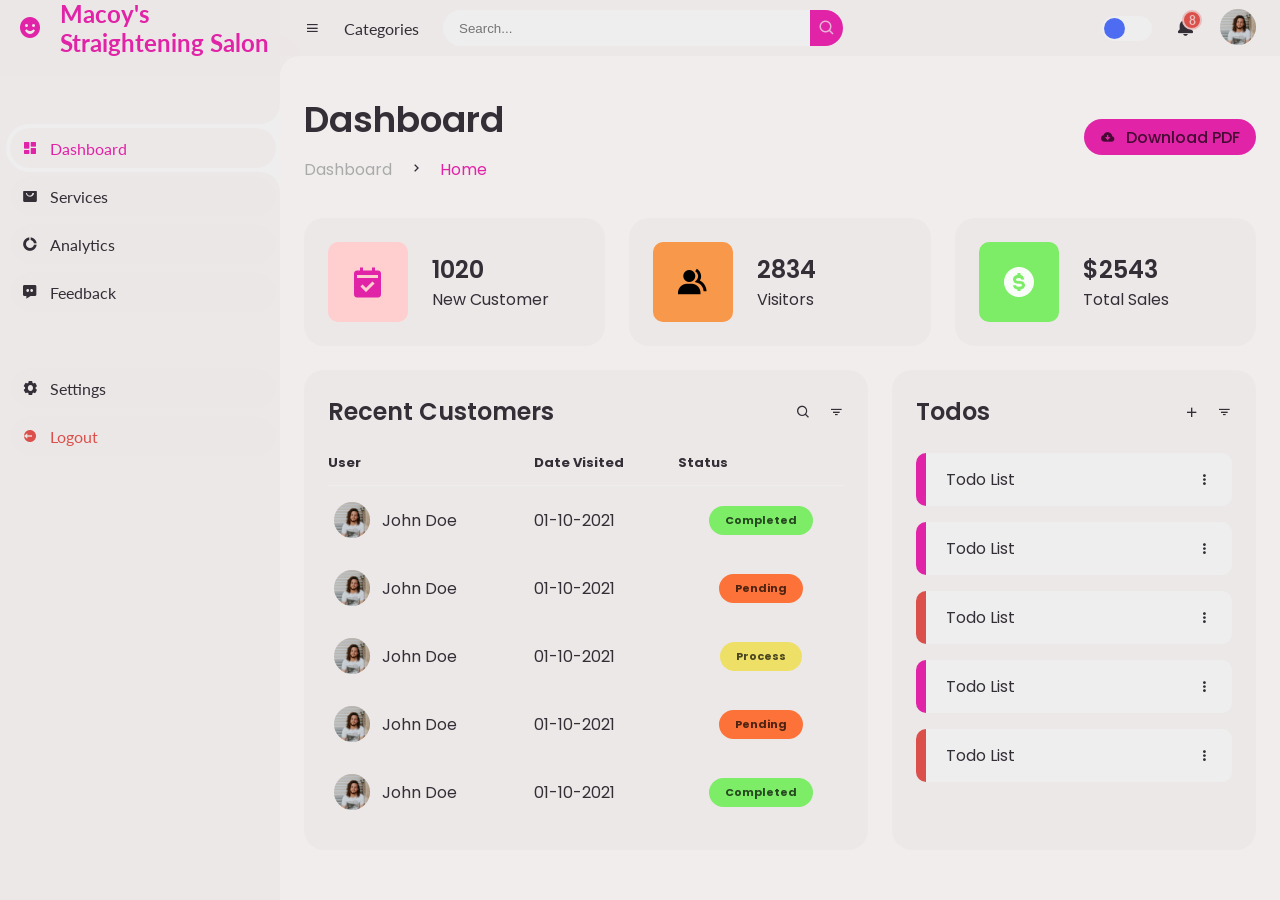
<file: Admin/index.html>
<!DOCTYPE html>
<html lang="en">
<head>
	<meta charset="UTF-8">
	<meta name="viewport" content="width=device-width, initial-scale=1.0">

	<!-- Boxicons -->
	<link href='https://unpkg.com/boxicons@2.0.9/css/boxicons.min.css' rel='stylesheet'>
	<!-- My CSS -->
	<link rel="stylesheet" href="style.css">

	<title>AdminHub</title>
</head>
<body>


	<!-- SIDEBAR -->
	<section id="sidebar">
		<a href="#" class="brand">
			<i class='bx bxs-smile'></i>
			<span class="text">Macoy's Straightening Salon</span>
		</a>
		<ul class="side-menu top">
			<li class="active">
				<a href="#">
					<i class='bx bxs-dashboard' ></i>
					<span class="text">Dashboard</span>
				</a>
			</li>
			<li>
				<a href="mystore.html">
					<i class='bx bxs-shopping-bag-alt' ></i>
					<span class="text">Services</span>
				</a>
			</li>
			<li>
				<a href="analytics.html">
					<i class='bx bxs-doughnut-chart' ></i>
					<span class="text">Analytics</span>
				</a>
			</li>
			
			<li>
				<a href="feedback.html">
					<i class='bx bxs-message-dots' ></i>
					<span class="text">Feedback</span>
				</a>
			</li>
			
		</ul>
		<ul class="side-menu">
			<li>
				<a href="settings.html">
					<i class='bx bxs-cog' ></i>
					<span class="text">Settings</span>
				</a>
			</li>
			<li>
				<a href="logout.html" class="logout">
					<i class='bx bxs-log-out-circle' ></i>
					<span class="text">Logout</span>
				</a>
			</li>
		</ul>
	</section>
	<!-- SIDEBAR -->



	<!-- CONTENT -->
	<section id="content">
		<!-- NAVBAR -->
		<nav>
			<i class='bx bx-menu' ></i>
			<a href="#" class="nav-link">Categories</a>
			<form action="#">
				<div class="form-input">
					<input type="search" placeholder="Search...">
					<button type="submit" class="search-btn"><i class='bx bx-search' ></i></button>
				</div>
			</form>
			<input type="checkbox" id="switch-mode" hidden>
			<label for="switch-mode" class="switch-mode"></label>
			<a href="notification.html" class="notification">
				<i class='bx bxs-bell' ></i>
				<span class="num">8</span>
			</a>
			<a href="profile.html" class="profile">
				<img src="people.png">
			</a>
		</nav>
		<!-- NAVBAR -->

		<!-- MAIN -->
		<main>
			<div class="head-title">
				<div class="left">
					<h1>Dashboard</h1>
					<ul class="breadcrumb">
						<li>
							<a href="#">Dashboard</a>
						</li>
						<li><i class='bx bx-chevron-right' ></i></li>
						<li>
							<a class="active" href="#">Home</a>
						</li>
					</ul>
				</div>
				<a href="download.html" class="btn-download">
					<i class='bx bxs-cloud-download' ></i>
					<span class="text">Download PDF</span>
				</a>
			</div>

			<ul class="box-info">
				<li>
					<i class='bx bxs-calendar-check' ></i>
					<span class="text">
						<h3>1020</h3>
						<p>New Customer</p>
					</span>
				</li>
				<li>
					<i class='bx bxs-group' ></i>
					<span class="text">
						<h3>2834</h3>
						<p>Visitors</p>
					</span>
				</li>
				<li>
					<i class='bx bxs-dollar-circle' ></i>
					<span class="text">
						<h3>$2543</h3>
						<p>Total Sales</p>
					</span>
				</li>
			</ul>


			<div class="table-data">
				<div class="order">
					<div class="head">
						<h3>Recent Customers</h3>
						<i class='bx bx-search' ></i>
						<i class='bx bx-filter' ></i>
					</div>
					<table>
						<thead>
							<tr>
								<th>User</th>
								<th>Date Visited</th>
								<th>Status</th>
							</tr>
						</thead>
						<tbody>
							<tr>
								<td>
									<img src="people.png">
									<p>John Doe</p>
								</td>
								<td>01-10-2021</td>
								<td><span class="status completed">Completed</span></td>
							</tr>
							<tr>
								<td>
									<img src="people.png">
									<p>John Doe</p>
								</td>
								<td>01-10-2021</td>
								<td><span class="status pending">Pending</span></td>
							</tr>
							<tr>
								<td>
									<img src="people.png">
									<p>John Doe</p>
								</td>
								<td>01-10-2021</td>
								<td><span class="status process">Process</span></td>
							</tr>
							<tr>
								<td>
									<img src="people.png">
									<p>John Doe</p>
								</td>
								<td>01-10-2021</td>
								<td><span class="status pending">Pending</span></td>
							</tr>
							<tr>
								<td>
									<img src="people.png">
									<p>John Doe</p>
								</td>
								<td>01-10-2021</td>
								<td><span class="status completed">Completed</span></td>
							</tr>
						</tbody>
					</table>
				</div>
				<div class="todo">
					<div class="head">
						<h3>Todos</h3>
						<i class='bx bx-plus' ></i>
						<i class='bx bx-filter' ></i>
					</div>
					<ul class="todo-list">
						<li class="completed">
							<p>Todo List</p>
							<i class='bx bx-dots-vertical-rounded' ></i>
						</li>
						<li class="completed">
							<p>Todo List</p>
							<i class='bx bx-dots-vertical-rounded' ></i>
						</li>
						<li class="not-completed">
							<p>Todo List</p>
							<i class='bx bx-dots-vertical-rounded' ></i>
						</li>
						<li class="completed">
							<p>Todo List</p>
							<i class='bx bx-dots-vertical-rounded' ></i>
						</li>
						<li class="not-completed">
							<p>Todo List</p>
							<i class='bx bx-dots-vertical-rounded' ></i>
						</li>
					</ul>
				</div>
			</div>
		</main>
		<!-- MAIN -->
	</section>
	<!-- CONTENT -->
	

	<script src="script.js"></script>
</body>
</html>
</file>
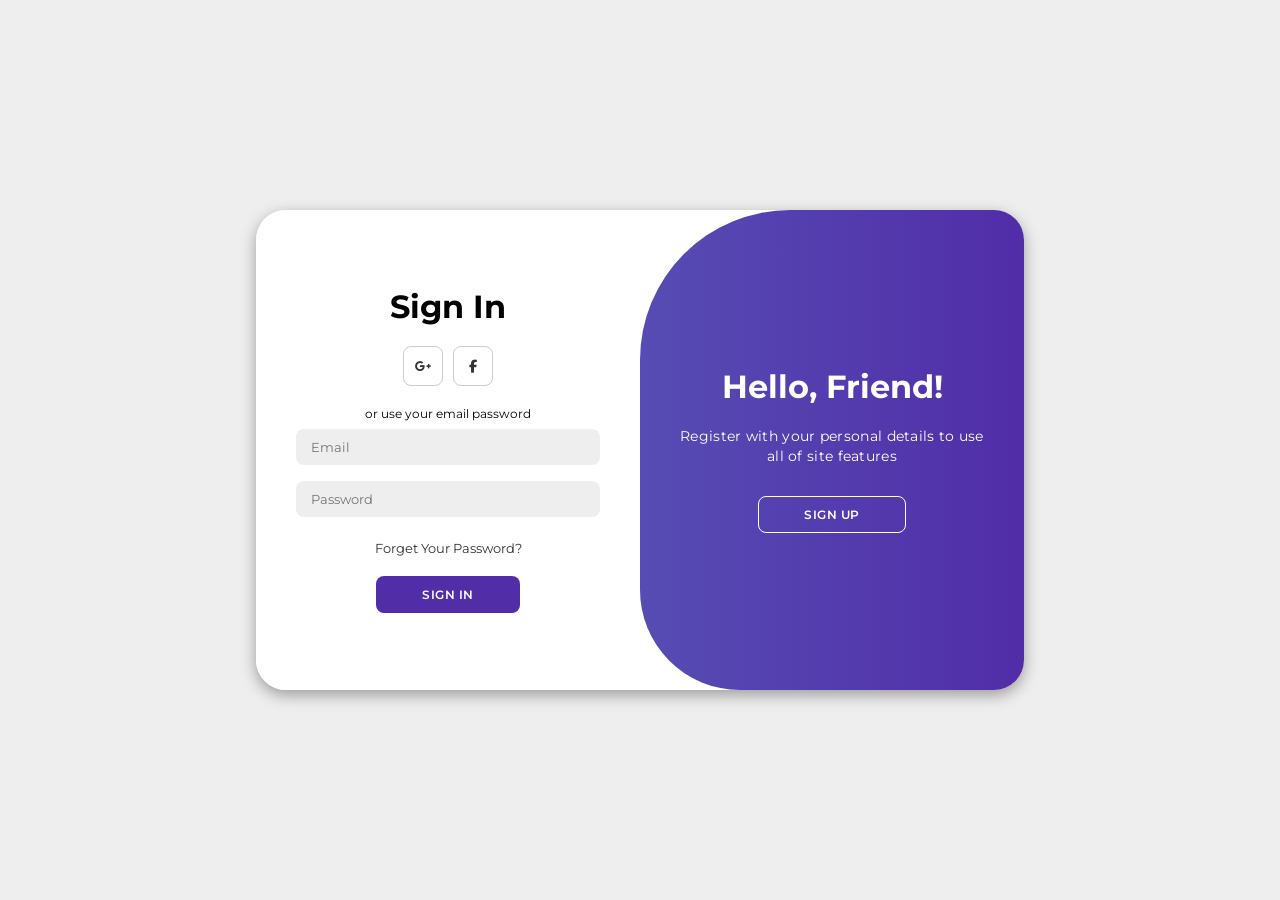
<file: login.html>
<!DOCTYPE html>
<html lang="en">

<head>
    <meta charset="UTF-8">
    <meta name="viewport" content="width=device-width, initial-scale=1.0">
    <link rel="stylesheet" href="https://cdnjs.cloudflare.com/ajax/libs/font-awesome/6.4.2/css/all.min.css">
    <link rel="stylesheet" href="css/login.css">
    <link rel="stylesheet" href="css/home.css">    
    <title>Login</title>
</head>

<body>

    <div class="container" id="container">
        <div class="form-container sign-up">
            <form>
                <h1>Create Account</h1>
                <div class="social-icons">
                    <a href="#" class="icon"><i class="fa-brands fa-google-plus-g"></i></a>
                    <a href="#" class="icon"><i class="fa-brands fa-facebook-f"></i></a>
                </div>
                <span>or use your email for registeration</span>
                <input type="text" placeholder="Name">
                <input type="email" placeholder="Email">
                <input type="password" placeholder="Password" required>
                <button>Sign Up</button>
            </form>
        </div>
        <div class="form-container sign-in">
            <form>
                <h1>Sign In</h1>
                <div class="social-icons">
                    <a href="#" class="icon"><i class="fa-brands fa-google-plus-g"></i></a>
                    <a href="#" class="icon"><i class="fa-brands fa-facebook-f"></i></a>
                </div>
                <span>or use your email password</span>
                <input type="email" placeholder="Email">
                <input type="password" placeholder="Password" required>
                <a href="#">Forget Your Password?</a>
                <button>Sign In</button>
            </form>
        </div>
        <div class="toggle-container">
            <div class="toggle">
                <div class="toggle-panel toggle-left">
                    <h1>Welcome Back!</h1>
                    <p>Enter your personal details to use all of site features</p>
                    <button class="hidden" id="login">Sign In</button>
                </div>
                <div class="toggle-panel toggle-right">
                    <h1>Hello, Friend!</h1>
                    <p>Register with your personal details to use all of site features</p>
                    <button class="hidden" id="register">Sign Up</button>
                </div>
            </div>
        </div>
    </div>

    <script src="js/auth.js"></script>
    <script src="js/modal.js"></script>
    <script src="js/login.js"></script>
</body>

</html>
</file>
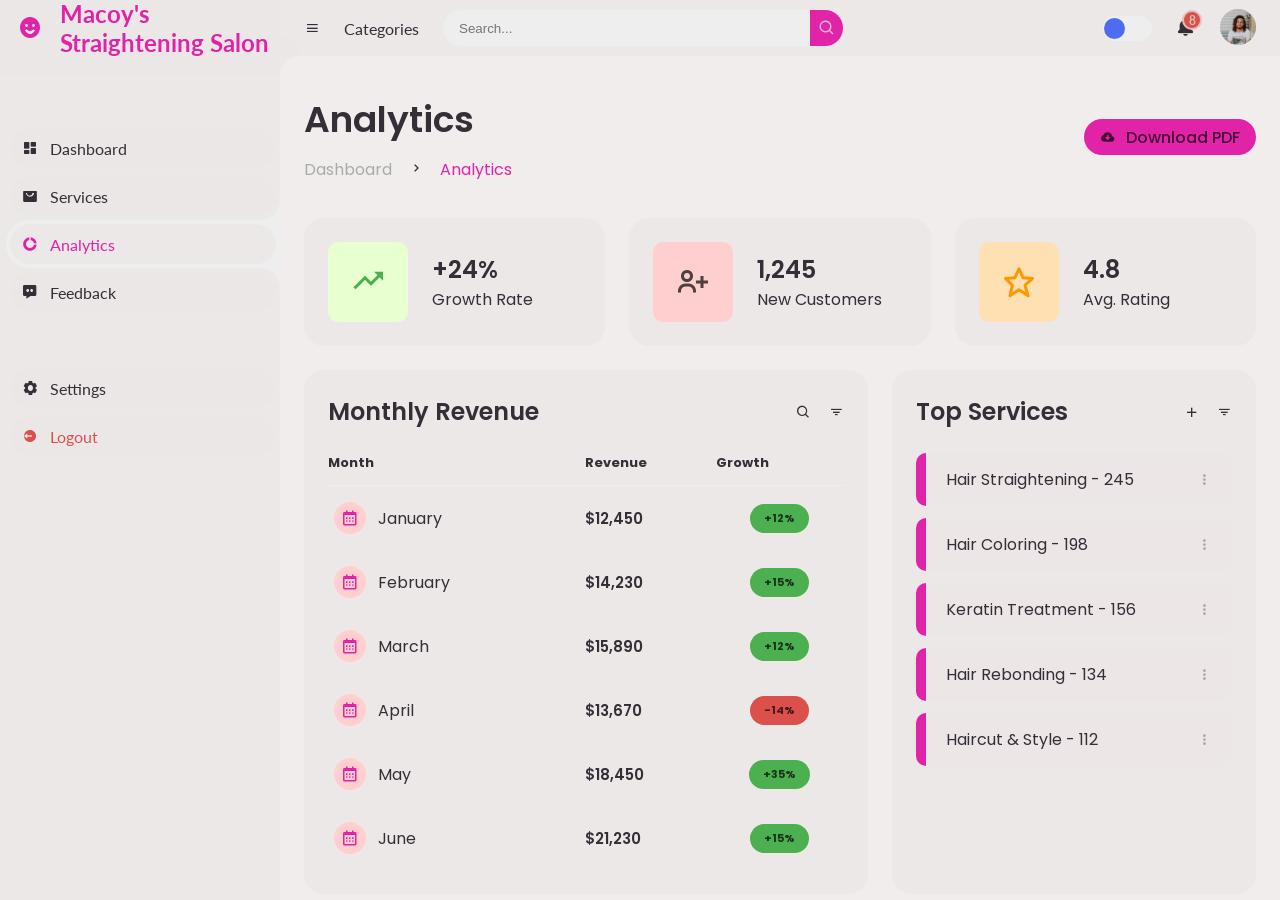
<file: Admin/analytics.html>
<!DOCTYPE html>
<html lang="en">
<head>
	<meta charset="UTF-8">
	<meta name="viewport" content="width=device-width, initial-scale=1.0">

	<!-- Boxicons -->
	<link href='https://unpkg.com/boxicons@2.0.9/css/boxicons.min.css' rel='stylesheet'>
	<!-- My CSS -->
	<link rel="stylesheet" href="style.css">
	<link rel="stylesheet" href="analytics.css">

	<title>AdminHub</title>
</head>
<body>


	<!-- SIDEBAR -->
	<section id="sidebar">
		<a href="#" class="brand">
			<i class='bx bxs-smile'></i>
			<span class="text">Macoy's Straightening Salon</span>
		</a>
		<ul class="side-menu top">
			<li>
				<a href="index.html">
					<i class='bx bxs-dashboard' ></i>
					<span class="text">Dashboard</span>
				</a>
			</li>
			<li>
				<a href="mystore.html">
					<i class='bx bxs-shopping-bag-alt' ></i>
					<span class="text">Services</span>
				</a>
			</li>
			<li class="active">
				<a href="analytics.html">
					<i class='bx bxs-doughnut-chart' ></i>
					<span class="text">Analytics</span>
				</a>
			</li>
			<li>
				<a href="feedback.html">
					<i class='bx bxs-message-dots' ></i>
					<span class="text">Feedback</span>
				</a>
			</li>
			
		</ul>
		<ul class="side-menu">
			<li>
				<a href="settings.html">
					<i class='bx bxs-cog' ></i>
					<span class="text">Settings</span>
				</a>
			</li>
			<li>
				<a href="logout.html" class="logout">
					<i class='bx bxs-log-out-circle' ></i>
					<span class="text">Logout</span>
				</a>
			</li>
		</ul>
	</section>
	<!-- SIDEBAR -->



	<!-- CONTENT -->
	<section id="content">
		<!-- NAVBAR -->
		<nav>
			<i class='bx bx-menu' ></i>
			<a href="#" class="nav-link">Categories</a>
			<form action="#">
				<div class="form-input">
					<input type="search" placeholder="Search...">
					<button type="submit" class="search-btn"><i class='bx bx-search' ></i></button>
				</div>
			</form>
			<input type="checkbox" id="switch-mode" hidden>
			<label for="switch-mode" class="switch-mode"></label>
			<a href="notification.html" class="notification">
				<i class='bx bxs-bell' ></i>
				<span class="num">8</span>
			</a>
			<a href="profile.html" class="profile">
				<img src="people.png">
			</a>
		</nav>
		<!-- NAVBAR -->


		<!-- MAIN -->
		<main>
			<div class="head-title">
				<div class="left">
					<h1>Analytics</h1>
					<ul class="breadcrumb">
						<li>
							<a href="index.html">Dashboard</a>
						</li>
						<li><i class='bx bx-chevron-right' ></i></li>
						<li>
							<a class="active" href="#">Analytics</a>
						</li>
					</ul>
				</div>
				<a href="download.html" class="btn-download">
					<i class='bx bxs-cloud-download' ></i>
					<span class="text">Download PDF</span>
				</a>
			</div>

			<ul class="box-info">
				<li>
					<i class='bx bx-trending-up' ></i>
					<span class="text">
						<h3>+24%</h3>
						<p>Growth Rate</p>
					</span>
				</li>
				<li>
					<i class='bx bx-user-plus' ></i>
					<span class="text">
						<h3>1,245</h3>
						<p>New Customers</p>
					</span>
				</li>
				<li>
					<i class='bx bx-star' ></i>
					<span class="text">
						<h3>4.8</h3>
						<p>Avg. Rating</p>
					</span>
				</li>
			</ul>


			<div class="table-data">
				<div class="order">
					<div class="head">
						<h3>Monthly Revenue</h3>
						<i class='bx bx-search' ></i>
						<i class='bx bx-filter' ></i>
					</div>
					<table>
						<thead>
							<tr>
								<th>Month</th>
								<th>Revenue</th>
								<th>Growth</th>
							</tr>
						</thead>
						<tbody>
							<tr>
								<td>
									<i class='bx bx-calendar' ></i>
									<p>January</p>
								</td>
								<td>$12,450</td>
								<td><span class="status completed">+12%</span></td>
							</tr>
							<tr>
								<td>
									<i class='bx bx-calendar' ></i>
									<p>February</p>
								</td>
								<td>$14,230</td>
								<td><span class="status completed">+15%</span></td>
							</tr>
							<tr>
								<td>
									<i class='bx bx-calendar' ></i>
									<p>March</p>
								</td>
								<td>$15,890</td>
								<td><span class="status completed">+12%</span></td>
							</tr>
							<tr>
								<td>
									<i class='bx bx-calendar' ></i>
									<p>April</p>
								</td>
								<td>$13,670</td>
								<td><span class="status pending">-14%</span></td>
							</tr>
							<tr>
								<td>
									<i class='bx bx-calendar' ></i>
									<p>May</p>
								</td>
								<td>$18,450</td>
								<td><span class="status completed">+35%</span></td>
							</tr>
							<tr>
								<td>
									<i class='bx bx-calendar' ></i>
									<p>June</p>
								</td>
								<td>$21,230</td>
								<td><span class="status completed">+15%</span></td>
							</tr>
						</tbody>
					</table>
				</div>
				<div class="todo">
					<div class="head">
						<h3>Top Services</h3>
						<i class='bx bx-plus' ></i>
						<i class='bx bx-filter' ></i>
					</div>
					<ul class="todo-list">
						<li class="completed">
							<p>Hair Straightening - 245</p>
							<i class='bx bx-dots-vertical-rounded' ></i>
						</li>
						<li class="completed">
							<p>Hair Coloring - 198</p>
							<i class='bx bx-dots-vertical-rounded' ></i>
						</li>
						<li class="completed">
							<p>Keratin Treatment - 156</p>
							<i class='bx bx-dots-vertical-rounded' ></i>
						</li>
						<li class="completed">
							<p>Hair Rebonding - 134</p>
							<i class='bx bx-dots-vertical-rounded' ></i>
						</li>
						<li class="completed">
							<p>Haircut & Style - 112</p>
							<i class='bx bx-dots-vertical-rounded' ></i>
						</li>
					</ul>
				</div>
			</div>
		</main>
		<!-- MAIN -->
	</section>
	<!-- CONTENT -->
	

	<script src="script.js"></script>
</body>
</html>
</file>
<file: Admin/style.css>
@import url('https://fonts.googleapis.com/css2?family=Lato:wght@400;700&family=Poppins:wght@400;500;600;700&display=swap');

* {
	margin: 0;
	padding: 0;
	box-sizing: border-box;
}

a {
	text-decoration: none;
}

li {
	list-style: none;
}

:root {
	--poppins: 'Poppins', sans-serif;
	--lato: 'Lato', sans-serif;

	--grey: #ece7e7b9;
	--pink: #e023a7;
	--light-red: #ffcfcf;
	--light-grey: #eee;
	--dark-grey: #AAAAAA;
	--dark: #342E37;
	--red: #DB504A;
	--white: #f9fdf8;
	--yellow: #eee066;
	--green: #7dec67;
	--orange: #FD7238;
	--light-orange: #FFE0D3;
	--black: #000000b0;
	--blue: #4e6cf1;
	--light-orange: #f8984a;
}

html {
	overflow-x: hidden;
}

body.dark {
	--light: #0C0C1E;
	--grey: #191e61;
	--dark: #FBFBFB;
}

body {
	background: var(--grey);
	overflow-x: hidden;
}





/* SIDEBAR */
#sidebar {
	position: fixed;
	top: 0;
	left: 0;
	width: 280px;
	height: 100%;
	background: var(--grey);
	z-index: 2000;
	font-family: var(--lato);
	transition: .3s ease;
	overflow-x: hidden;
	scrollbar-width: none;
}
#sidebar::--webkit-scrollbar {
	display: none;
}
#sidebar.hide {
	width: 60px;
}
#sidebar .brand {
	font-size: 24px;
	font-weight: 700;
	height: 56px;
	display: flex;
	align-items: center;
	color: var(--pink);
	position: sticky;
	top: 0;
	left: 0;
	background: var(--grey);
	z-index: 500;
	padding-bottom: 20px;
	box-sizing: content-box;
}
#sidebar .brand .bx {
	min-width: 60px;
	display: flex;
	justify-content: center;
}
#sidebar .side-menu {
	width: 100%;
	margin-top: 48px;
}
#sidebar .side-menu li {
	height: 48px;
	background: transparent;
	margin-left: 6px;
	border-radius: 48px 0 0 48px;
	padding: 4px;
}
#sidebar .side-menu li.active {
	background: var(--light-grey);
	position: relative;
}
#sidebar .side-menu li.active::before {
	content: '';
	position: absolute;
	width: 40px;
	height: 40px;
	border-radius: 50%;
	top: -40px;
	right: 0;
	box-shadow: 20px 20px 0 var(--light-grey);
	z-index: -1;
}
#sidebar .side-menu li.active::after {
	content: '';
	position: absolute;
	width: 40px;
	height: 40px;
	border-radius: 50%;
	bottom: -40px;
	right: 0;
	box-shadow: 20px -20px 0 var(--light-grey);
	z-index: -1;
}
#sidebar .side-menu li a {
	width: 100%;
	height: 100%;
	background: var(--grey);
	display: flex;
	align-items: center;
	border-radius: 48px;
	font-size: 16px;
	color: var(--dark);
	white-space: nowrap;
	overflow-x: hidden;
}
#sidebar .side-menu.top li.active a {
	color: var(--pink);
}
#sidebar.hide .side-menu li a {
	width: calc(48px - (4px * 2));
	transition: width .3s ease;
}
#sidebar .side-menu li a.logout {
	color: var(--red);
}
#sidebar .side-menu.top li a:hover {
	color: var(--pink);
}
#sidebar .side-menu li a .bx {
	min-width: calc(60px  - ((4px + 6px) * 2));
	display: flex;
	justify-content: center;
}
/* SIDEBAR */





/* CONTENT */
#content {
	position: relative;
	width: calc(100% - 280px);
	left: 280px;
	transition: .3s ease;
}
#sidebar.hide ~ #content {
	width: calc(100% - 60px);
	left: 60px;
}




/* NAVBAR */
#content nav {
	height: 56px;
	background: var(--grey);
	padding: 0 24px;
	display: flex;
	align-items: center;
	grid-gap: 24px;
	font-family: var(--lato);
	position: sticky;
	top: 0;
	left: 0;
	z-index: 1000;
}
#content nav::before {
	content: '';
	position: absolute;
	width: 40px;
	height: 40px;
	bottom: -40px;
	left: 0;
	border-radius: 50%;
	box-shadow: -20px -20px 0 var(--grey);
}
#content nav a {
	color: var(--dark);
}
#content nav .bx.bx-menu {
	cursor: pointer;
	color: var(--dark);
}
#content nav .nav-link {
	font-size: 16px;
	transition: .3s ease;
}
#content nav .nav-link:hover {
	color: var(--pink);
}
#content nav form {
	max-width: 400px;
	width: 100%;
	margin-right: auto;
}
#content nav form .form-input {
	display: flex;
	align-items: center;
	height: 36px;
}
#content nav form .form-input input {
	flex-grow: 1;
	padding: 0 16px;
	height: 100%;
	border: none;
	background: var(--light-grey);
	border-radius: 36px 0 0 36px;
	outline: none;
	width: 100%;
	color: var(--dark);
}
#content nav form .form-input button {
	width: 36px;
	height: 100%;
	display: flex;
	justify-content: center;
	align-items: center;
	background: var(--pink);
	color: var(--grey);
	font-size: 18px;
	border: none;
	outline: none;
	border-radius: 0 36px 36px 0;
	cursor: pointer;
}
#content nav .notification {
	font-size: 20px;
	position: relative;
}
#content nav .notification .num {
	position: absolute;
	top: -6px;
	right: -6px;
	width: 20px;
	height: 20px;
	border-radius: 50%;
	border: 2px solid var(--grey);
	background: var(--red);
	color: var(--grey);
	font-weight: 700;
	font-size: 12px;
	display: flex;
	justify-content: center;
	align-items: center;
}
#content nav .profile img {
	width: 36px;
	height: 36px;
	object-fit: cover;
	border-radius: 50%;
}
#content nav .switch-mode {
	display: block;
	min-width: 50px;
	height: 25px;
	border-radius: 25px;
	background: var(--light-grey);
	cursor: pointer;
	position: relative;
}
#content nav .switch-mode::before {
	content: '';
	position: absolute;
	top: 2px;
	left: 2px;
	bottom: 2px;
	width: calc(25px - 4px);
	background: var(--blue);
	border-radius: 50%;
	transition: all .3s ease;
}
#content nav #switch-mode:checked + .switch-mode::before {
	left: calc(100% - (25px - 4px) - 2px);
}
/* NAVBAR */





/* MAIN */
#content main {
	width: 100%;
	padding: 36px 24px;
	font-family: var(--poppins);
	max-height: calc(100vh - 56px);
	overflow-y: auto;
}
#content main .head-title {
	display: flex;
	align-items: center;
	justify-content: space-between;
	grid-gap: 16px;
	flex-wrap: wrap;
}
#content main .head-title .left h1 {
	font-size: 36px;
	font-weight: 600;
	margin-bottom: 10px;
	color: var(--dark);
}
#content main .head-title .left .breadcrumb {
	display: flex;
	align-items: center;
	grid-gap: 16px;
}
#content main .head-title .left .breadcrumb li {
	color: var(--dark);
}
#content main .head-title .left .breadcrumb li a {
	color: var(--dark-grey);
	pointer-events: none;
}
#content main .head-title .left .breadcrumb li a.active {
	color: var(--pink);
	pointer-events: unset;
}
#content main .head-title .btn-download {
	height: 36px;
	padding: 0 16px;
	border-radius: 36px;
	background: var(--pink);
	color: var(--black);
	display: flex;
	justify-content: center;
	align-items: center;
	grid-gap: 10px;
	font-weight: 500;
}




#content main .box-info {
	display: grid;
	grid-template-columns: repeat(auto-fit, minmax(240px, 1fr));
	grid-gap: 24px;
	margin-top: 36px;
}
#content main .box-info li {
	padding: 24px;
	background: var(--grey);
	border-radius: 20px;
	display: flex;
	align-items: center;
	grid-gap: 24px;
}
#content main .box-info li .bx {
	width: 80px;
	height: 80px;
	border-radius: 10px;
	font-size: 36px;
	display: flex;
	justify-content: center;
	align-items: center;
}
#content main .box-info li:nth-child(1) .bx {
	background: var(--light-red);
	color: var(--pink);
}
#content main .box-info li:nth-child(2) .bx {
	background: var(--light-orange);
	color: var(--dark-orange);
}
#content main .box-info li:nth-child(3) .bx {
	background: var(--green);
	color: var(--white);
	
}
#content main .box-info li .text h3 {
	font-size: 24px;
	font-weight: 600;
	color: var(--dark);
}
#content main .box-info li .text p {
	color: var(--dark);	
}





#content main .table-data {
	display: flex;
	flex-wrap: wrap;
	grid-gap: 24px;
	margin-top: 24px;
	width: 100%;
	color: var(--dark);
}
#content main .table-data > div {
	border-radius: 20px;
	background: var(--grey);
	padding: 24px;
	overflow-x: auto;
}
#content main .table-data .head {
	display: flex;
	align-items: center;
	grid-gap: 16px;
	margin-bottom: 24px;
}
#content main .table-data .head h3 {
	margin-right: auto;
	font-size: 24px;
	font-weight: 600;
}
#content main .table-data .head .bx {
	cursor: pointer;
}

#content main .table-data .order {
	flex-grow: 1;
	flex-basis: 500px;
}
#content main .table-data .order table {
	width: 100%;
	border-collapse: collapse;
}
#content main .table-data .order table th {
	padding-bottom: 12px;
	font-size: 13px;
	text-align: left;
	border-bottom: 1px solid var(--light-grey);
}
#content main .table-data .order table td {
	padding: 16px 0;
}
#content main .table-data .order table tr td:first-child {
	display: flex;
	align-items: center;
	grid-gap: 12px;
	padding-left: 6px;
}
#content main .table-data .order table td img {
	width: 36px;
	height: 36px;
	border-radius: 50%;
	object-fit: cover;
}
#content main .table-data .order table tbody tr:hover {
	background: var(--light-grey);
}
#content main .table-data .order table tr td .status {
	font-size: 11px;
	padding: 6px 16px;
	color: var(--black);
	border-radius: 20px;
	font-weight: 700;
	display: inline-flex;
	align-items: center;
	justify-content: center;
}

#content main .table-data .order table tbody tr td:last-child {
	text-align: center;
	vertical-align: middle;
}
#content main .table-data .order table tr td .status.completed {
	background: var(--green);
}
#content main .table-data .order table tr td .status.process {
	background: var(--yellow);
}
#content main .table-data .order table tr td .status.pending {
	background: var(--orange);
}


#content main .table-data .todo {
	flex-grow: 1;
	flex-basis: 300px;
}
#content main .table-data .todo .todo-list {
	width: 100%;
}
#content main .table-data .todo .todo-list li {
	width: 100%;
	margin-bottom: 16px;
	background: var(--light-grey);
	border-radius: 10px;
	padding: 14px 20px;
	display: flex;
	justify-content: space-between;
	align-items: center;
}
#content main .table-data .todo .todo-list li .bx {
	cursor: pointer;
}
#content main .table-data .todo .todo-list li.completed {
	border-left: 10px solid var(--pink);
}
#content main .table-data .todo .todo-list li.not-completed {
	border-left: 10px solid var(--red);
}
#content main .table-data .todo .todo-list li:last-child {
	margin-bottom: 0;
}
/* MAIN */
/* CONTENT */









@media screen and (max-width: 768px) {
	#sidebar {
		width: 200px;
	}

	#content {
		width: calc(100% - 60px);
		left: 200px;
	}

	#content nav .nav-link {
		display: none;
	}
}






@media screen and (max-width: 576px) {
	#content nav form .form-input input {
		display: none;
	}

	#content nav form .form-input button {
		width: auto;
		height: auto;
		background: transparent;
		border-radius: none;
		color: var(--dark);
	}

	#content nav form.show .form-input input {
		display: block;
		width: 100%;
	}
	#content nav form.show .form-input button {
		width: 36px;
		height: 100%;
		border-radius: 0 36px 36px 0;
		color: var(--grey);
		background: var(--red);
	}

	#content nav form.show ~ .notification,
	#content nav form.show ~ .profile {
		display: none;
	}

	#content main .box-info {
		grid-template-columns: 1fr;
	}

	#content main .table-data .head {
		min-width: 420px;
	}
	#content main .table-data .order table {
		min-width: 420px;
	}
	#content main .table-data .todo .todo-list {
		min-width: 420px;
	}
}
</file>
<file: css/login.css>
@import url('https://fonts.googleapis.com/css2?family=Montserrat:wght@300;400;500;600;700&display=swap');

*{
    margin: 0;
    padding: 0;
    box-sizing: border-box;
    font-family: 'Montserrat', sans-serif;
}

body{
    background-color: #c9d6ff;
    background: linear-gradient(to right, #e2e2e2, #c9d6ff);
    display: flex;
    align-items: center;
    justify-content: center;
    flex-direction: column;
    height: 100vh;
}

.container{
    background-color: #fff;
    border-radius: 30px;
    box-shadow: 0 5px 15px rgba(0, 0, 0, 0.35);
    position: relative;
    overflow: hidden;
    width: 768px;
    max-width: 100%;
    min-height: 480px;
}

.container p{
    font-size: 14px;
    line-height: 20px;
    letter-spacing: 0.3px;
    margin: 20px 0;
}

.container span{
    font-size: 12px;
}

.container a{
    color: #333;
    font-size: 13px;
    text-decoration: none;
    margin: 15px 0 10px;
}

.container button{
    background-color: #512da8;
    color: #fff;
    font-size: 12px;
    padding: 10px 45px;
    border: 1px solid transparent;
    border-radius: 8px;
    font-weight: 600;
    letter-spacing: 0.5px;
    text-transform: uppercase;
    margin-top: 10px;
    cursor: pointer;
}

.container button.hidden{
    background-color: transparent;
    border-color: #fff;
}

.container form{
    background-color: #fff;
    display: flex;
    align-items: center;
    justify-content: center;
    flex-direction: column;
    padding: 0 40px;
    height: 100%;
}

.container input{
    background-color: #eee;
    border: none;
    margin: 8px 0;
    padding: 10px 15px;
    font-size: 13px;
    border-radius: 8px;
    width: 100%;
    outline: none;
}

.form-container{
    position: absolute;
    top: 0;
    height: 100%;
    transition: all 0.6s ease-in-out;
}

.sign-in{
    left: 0;
    width: 50%;
    z-index: 2;
}

.container.active .sign-in{
    transform: translateX(100%);
}

.sign-up{
    left: 0;
    width: 50%;
    opacity: 0;
    z-index: 1;
}

.container.active .sign-up{
    transform: translateX(100%);
    opacity: 1;
    z-index: 5;
    animation: move 0.6s;
}

@keyframes move{
    0%, 49.99%{
        opacity: 0;
        z-index: 1;
    }
    50%, 100%{
        opacity: 1;
        z-index: 5;
    }
}

.social-icons{
    margin: 20px 0;
}

.social-icons a{
    border: 1px solid #ccc;
    border-radius: 20%;
    display: inline-flex;
    justify-content: center;
    align-items: center;
    margin: 0 3px;
    width: 40px;
    height: 40px;
}

.toggle-container{
    position: absolute;
    top: 0;
    left: 50%;
    width: 50%;
    height: 100%;
    overflow: hidden;
    transition: all 0.6s ease-in-out;
    border-radius: 150px 0 0 100px;
    z-index: 1000;
}

.container.active .toggle-container{
    transform: translateX(-100%);
    border-radius: 0 150px 100px 0;
}

.toggle{
    background-color: #512da8;
    height: 100%;
    background: linear-gradient(to right, #5c6bc0, #512da8);
    color: #fff;
    position: relative;
    left: -100%;
    height: 100%;
    width: 200%;
    transform: translateX(0);
    transition: all 0.6s ease-in-out;
}

.container.active .toggle{
    transform: translateX(50%);
}

.toggle-panel{
    position: absolute;
    width: 50%;
    height: 100%;
    display: flex;
    align-items: center;
    justify-content: center;
    flex-direction: column;
    padding: 0 30px;
    text-align: center;
    top: 0;
    transform: translateX(0);
    transition: all 0.6s ease-in-out;
}

.toggle-left{
    transform: translateX(-200%);
}

.container.active .toggle-left{
    transform: translateX(0);
}

.toggle-right{
    right: 0;
    transform: translateX(0);
}

.container.active .toggle-right{
    transform: translateX(200%);
}
</file>
<file: css/home.css>
@import url('https://fonts.googleapis.com/css2?family=Lato:wght@400;700&family=Poppins:wght@400;500;600;700&display=swap');

* {
	margin: 0;
	padding: 0;
	box-sizing: border-box;
}

a {
	text-decoration: none;
}

li {
	list-style: none;
}

:root {
	--poppins: 'Poppins', sans-serif;
	--lato: 'Lato', sans-serif;

	--light: #f9f9f9;
	--blue: #3C91E6;
	--light-blue: #CFE8FF;
	--grey: #eee;
	--dark-grey: #AAAAAA;
	--dark: #342E37;
	--red: #DB504A;
	--yellow: #FFCE26;
	--light-yellow: #FFF2C6;
	--orange: #FD7238;
	--light-orange: #FFE0D3;
}

html {
	overflow-x: hidden;
}

body.dark {
	--light: #0C0C1E;
	--grey: #060714;
	--dark: #FBFBFB;
}

body {
	background: var(--grey);
	overflow-x: hidden;
}

/* SIDEBAR */
#sidebar {
	position: fixed;
	top: 0;
	left: 0;
	width: 200px;
	height: 100%;
	background: var(--light);
	z-index: 2000;
	font-family: var(--lato);
	transition: .3s ease;
	overflow-x: hidden;
	scrollbar-width: none;
}
#sidebar::--webkit-scrollbar {
	display: none;
}
#sidebar.hide {
	width: 73px;
}
#sidebar .brand {
	font-size: 24px;
	font-weight: 700;
	height: 56px;
	display: flex;
	align-items: center;
	color: var(--blue);
	position: sticky;
	top: 0;
	left: 0;
	background: var(--light);
	z-index: 500;
	padding-bottom: 0;
	box-sizing: content-box;
}
#sidebar .brand .bx {
	min-width: 60px;
	display: flex;
	justify-content: center;
}
.side-menu ul {
	width: 100%;
	margin: 0;
}
#sidebar .side-menu {
	width: 100%;
	margin-top: 0;
}
#sidebar .side-menu li {
	height: 48px;
	background: transparent;
	margin-left: 6px;
	border-radius: 48px 0 0 48px;
	padding: 4px;
}
#sidebar .side-menu li.active {
	background: var(--grey);
	position: relative;
}
#sidebar .side-menu li.active::before {
	content: '';
	position: absolute;
	width: 40px;
	height: 40px;
	border-radius: 50%;
	top: -40px;
	right: 0;
	box-shadow: 20px 20px 0 var(--grey);
	z-index: -1;
}
#sidebar .side-menu li.active::after {
	content: '';
	position: absolute;
	width: 40px;
	height: 40px;
	border-radius: 50%;
	bottom: -40px;
	right: 0;
	box-shadow: 20px -20px 0 var(--grey);
	z-index: -1;
}
#sidebar .side-menu li a {
	width: 100%;
	height: 100%;
	background: var(--light);
	display: flex;
	align-items: center;
	border-radius: 48px;
	font-size: 16px;
	color: var(--dark);
	white-space: nowrap;
	overflow-x: hidden;
}
#sidebar .side-menu.top li.active a {
	color: var(--blue);
}
#sidebar.hide .side-menu li a {
	width: calc(48px - (4px * 2));
	transition: width .3s ease;
}
#sidebar .side-menu li a.logout {
	color: var(--red);
}
#sidebar .side-menu.top li a:hover {
	color: var(--blue);
}
#sidebar .side-menu li a .bx {
	min-width: calc(60px  - ((4px + 6px) * 2));
	display: flex;
	justify-content: center;
}

#sidebar .side-menu li .drop-menu {
	max-height: 0;
	overflow: hidden;
	opacity: 0;
	transition: max-height 0.3s ease-out, opacity 0.3s ease-out;
	background: var(--light);
	border-radius: 0 0 48px 48px;
	margin: 4px 0 0 10px;
	padding: 0;
	list-style: none;
}

#sidebar .side-menu li.active .drop-menu {
	max-height: 200px;
	opacity: 1;
	padding: 8px 0;
}

#sidebar .has-dropdown .dropdown-icon {
	margin-left: auto;
	transition: transform 0.3s ease;
	font-size: 14px;
}

#sidebar .side-menu li.active .has-dropdown .dropdown-icon {
	transform: rotate(180deg);
}

#sidebar .side-menu .drop-menu li {
	height: 40px;
	margin: 0 4px 4px 0;
	border-radius: 20px;
	padding: 0;
	background: transparent;
}

#sidebar .side-menu .drop-menu li.active {
	background: var(--grey);
	border-radius: 20px;
	position: relative;
}

#sidebar .side-menu .drop-menu li.active::before {
	content: '';
	position: absolute;
	width: 25px;
	height: 25px;
	border-radius: 50%;
	top: -25px;
	right: 0;
	box-shadow: 12px 12px 0 var(--grey);
	z-index: -1;
}

#sidebar .side-menu .drop-menu li.active::after {
	content: '';
	position: absolute;
	width: 25px;
	height: 25px;
	border-radius: 50%;
	bottom: -25px;
	right: 0;
	box-shadow: 12px -12px 0 var(--grey);
	z-index: -1;
}

#sidebar .side-menu.top li.active .drop-menu li.active a {
	color: var(--blue);
}

#sidebar .side-menu .drop-menu a {
	height: 40px;
	border-radius: 20px;
	font-size: 14px;
	padding: 0 12px;
}

/* Hover styles for dropdown menu items */
#sidebar .side-menu li:has(.has-dropdown):hover {
	background: var(--grey);
	position: relative;
}

#sidebar .side-menu li:has(.has-dropdown):hover::before {
	content: '';
	position: absolute;
	width: 40px;
	height: 40px;
	border-radius: 50%;
	top: -40px;
	right: 0;
	box-shadow: 20px 20px 0 var(--grey);
	z-index: -1;
}

#sidebar .side-menu li:has(.has-dropdown):hover::after {
	content: '';
	position: absolute;
	width: 40px;
	height: 40px;
	border-radius: 50%;
	bottom: -40px;
	right: 0;
	box-shadow: 20px -20px 0 var(--grey);
	z-index: -1;
}

#sidebar .side-menu li:has(.has-dropdown):hover a {
	color: var(--blue);
}

#sidebar .side-menu li:has(.has-dropdown):hover .drop-menu {
	max-height: 200px;
	opacity: 1;
	padding: 8px 0;
}

#sidebar .side-menu li:has(.has-dropdown):hover .has-dropdown .dropdown-icon {
	transform: rotate(180deg);
}
/* SIDEBAR */

/* CONTENT */
#content {
	position: relative;
	width: calc(100% - 185px);
	left: 185px;
	transition: .3s ease;
    padding-left: 0.75rem;;
}
#sidebar.hide ~ #content {
	width: calc(100% - 60px);
	left: 60px;
    padding-left: 0.75rem;
}

#sidebar.hide ~ #content nav {
	left: 60px;
	width: calc(100% - 60px);
}

/* NAVBAR */
#content nav {
	height: 56px;
	background: var(--light);
	padding: 0 24px;
	display: flex;
	align-items: center;
	grid-gap: 24px;
	font-family: var(--lato);
	position: fixed;
	top: 0;
	left: 185px;
	width: calc(100% - 185px);
	transition: .3s ease;
	z-index: 2000;
}
#content nav::before {
	content: '';
	position: absolute;
	width: 40px;
	height: 40px;
	bottom: -40px;
	left: 0;
	border-radius: 50%;
	box-shadow: -20px -20px 0 var(--light);
}
#content nav a {
	color: var(--dark);
}
#content nav .bx.bx-menu {
	cursor: pointer;
	color: var(--dark);
}
#content nav .nav-link {
	font-size: 16px;
	transition: .3s ease;
}
#content nav .nav-link:hover {
	color: var(--blue);
}
#content nav form {
	max-width: 400px;
	width: 100%;
	margin-right: auto;
}
#content nav form .form-input {
	display: flex;
	align-items: center;
	height: 36px;
}
#content nav form .form-input input {
	flex-grow: 1;
	padding: 0 16px;
	height: 100%;
	border: none;
	background: var(--grey);
	border-radius: 36px 0 0 36px;
	outline: none;
	width: 100%;
	color: var(--dark);
}
#content nav form .form-input button {
	width: 36px;
	height: 100%;
	display: flex;
	justify-content: center;
	align-items: center;
	background: var(--blue);
	color: var(--light);
	font-size: 18px;
	border: none;
	outline: none;
	border-radius: 0 36px 36px 0;
	cursor: pointer;
}
#content nav .appointment {
	font-size: 20px;
	position: relative;
}
#content nav .appointment-btn {
	padding: 4px 12px;
	border-radius: 20px;
	background: var(--blue);
	color: var(--light);
	font-size: 14px;
}
#content nav .notification {
	font-size: 20px;
	position: relative;
}
#content nav .notification .num {
	position: absolute;
	top: -6px;
	right: -6px;
	width: 20px;
	height: 20px;
	border-radius: 50%;
	border: 2px solid var(--light);
	background: var(--red);
	color: var(--light);
	font-weight: 700;
	font-size: 12px;
	display: flex;
	justify-content: center;
	align-items: center;
}
#content nav .profile img {
	width: 36px;
	height: 36px;
	object-fit: cover;
	border-radius: 50%;
}
#content nav .switch-mode {
	display: block;
	min-width: 50px;
	height: 25px;
	border-radius: 25px;
	background: var(--grey);
	cursor: pointer;
	position: relative;
}
#content nav .switch-mode::before {
	content: '';
	position: absolute;
	top: 2px;
	left: 2px;
	bottom: 2px;
	width: calc(25px - 4px);
	background: var(--blue);
	border-radius: 50%;
	transition: all .3s ease;
}
#content nav #switch-mode:checked + .switch-mode::before {
	left: calc(100% - (25px - 4px) - 2px);
}
/* NAVBAR */

	main {
	padding-top: 56px;
}

	.main {
    padding: 2rem;
    max-width: fit-content;
}

/* for sometime  */
.sectionFirst {
    padding: 9rem 0% 20rem;
    position: relative;
    /* background-color: #272727; */
    color: var(--global-color-4);
    /* height: 100vh; */
    /*we will remove it later*/
}

.sectionFirst::after {
    content: '';
    position: absolute;
    top: 0;
    left: 0;
    width: 100%;
    height: 100%;
    background-color: var(--global-color-2);
    z-index: -1;
    opacity: .7;
}

.sectionFirst::before {
    content: '';
    position: absolute;
    top: 0;
    left: 0;
    width: 100%;
    height: 100%;
    background-image: url("../img/backgroundimg.jpg");
    z-index: -1;
    opacity: .7;
    background-position: center;
    background-size: cover;
    background-repeat: no-repeat;
}

/* .sectionFirst .frontPage */
.sectionFirst .frontPage {
    padding: 0 2%;
    display: flex;
    justify-content: space-between;
    align-items: baseline;
    flex-direction: column;
    gap: 2rem;
    max-width: 60%;
}

.sectionFirst .frontPage .address {
    color: var(--global-color-0);
    font-size: 25px;
    line-height: 1.2em;
    font-family: var(--font-02);
}

.sectionFirst .frontPage .heading {
    font-size: 3.24rem;
    font-weight: 400;
    font-family: var(--font-02);
}

/* .sectionFirst .frontPage .para {} */

.sectionFirst .frontPage .btn {
    margin-top: 3rem;
    display: flex;
    gap: 2rem;
}

.sectionFirst .frontPage .btn a {
    border-radius: 7px;
    padding: 17px 30px;
    text-decoration: none;
}

.sectionFirst .frontPage .btn a:nth-child(1) {
    border: 1px solid var(--blue);
    background-color: var(--blue);
    color: var(--dark-grey-4);
    transition: all .4s ease;
}

.sectionFirst .frontPage .btn a:nth-child(1):hover {
    border: 1px solid var(--dark);
    background-color: var(--dark-grey-4);
}

.sectionFirst .frontPage .btn a:nth-child(2) {
    border: 1px solid var(--blue);
    background-color: var(--blue);
    color: var(--dark-grey-4);
    transition: all .4s ease;
}

.sectionFirst .frontPage .btn a:nth-child(2):hover {
    border: 1px solid var(--dark);
    background-color: var(--dark-grey);
    color: var(--global-color-4);
}


/* transform-img */

.transform-img {
    padding: 0;
    position: absolute;
    width: 130%;
    bottom: 0;
    z-index: 1;
    display: flex;
}

.transform-img img {
    transform: rotate(180deg);
    z-index: 2;
    width: 100%;
    position: relative;
}

/* section second  */

.sectionSecond {
    padding: 0 2%;
    display: grid;
    grid-template-columns: repeat(2, 1fr);
    gap: 2rem;
    align-items: center;
}

.sectionSecond .fourIMG {
    display: grid;
    grid-template-columns: repeat(4, 1fr);
    width: 100%;
    height: 100%;
    gap: 1rem;
    padding: 4rem 1rem 12rem;
}

.sectionSecond .fourIMG img {
    width: 100%;
    height: 100%;
    border-radius: 10px;
    transition: all .4s ease;
}

.sectionSecond .fourIMG img:hover {
    transform: scale(1.1);
}

.sectionSecond .fourIMG img:nth-child(2n+1) {
    margin-top: 4rem;
}

.sectionSecond .textInfo {
    display: flex;
    justify-content: center;
    flex-direction: column;
    gap: 2rem;
}

.sectionSecond .textInfo .greet {
    color: var(--global-color-0);
    font-family: var(--font-02);
    font-size: 1.5rem;
    line-height: 1.2em;

}

.sectionSecond .textInfo .title {
    font-size: 2.5rem;
    font-weight: 400;
    font-family: var(--font-02);
}

/* .sectionSecond */

.sectionSecond .textInfo .btn {
    border: 1px solid var(--blue);
    width: fit-content;
    border-radius: 7px;
    padding: 17px 60px;
    text-decoration: none;
    background-color: var(--blue);
    color: var(--global-color-4);
    font-weight: 400;
    transition: all .4s ease;

}

.sectionSecond .textInfo .btn:hover {
    background-color: var(--light-blue);
    border: 1px solid var(--light-blue);
}


/* sectionThree */
.sectionThree {
    display: flex;
    flex-direction: column;
    gap: 1rem;
    padding: 3rem 2%;
    background-color: #8484840a;
}

.sectionThree>h2 {
    font-size: 2.5rem;
    font-family: var(--font-02);
    color: var(--global-color-0);
    text-align: center;
}

.sectionThree>p {
    text-align: center;
}

.sectionThree .servicesBox {
    margin-top: 1rem;
    display: grid;
    grid-template-columns: repeat(4, minmax(100px, 280px));
    gap: 2rem;
    padding: 1rem;
    justify-content: center;
}

.sectionThree .servicesBox .box {
    padding: 3rem 1rem 1rem;
    box-shadow: 0 0 8px 3px #eeeeee;
    background-color: #fff;
    border-radius: 7px;
}

.sectionThree .servicesBox .box h2 {
    font-family: var(--font-02);
    line-height: 1.2em;
    font-size: 1.5rem;
    margin-bottom: 10px;
}

.sectionThree .servicesBox .box p {
    font-family: var(--font-02);
    line-height: 24px;
}


/* DiscountSection */

.DiscountSection {
    /* background-color: #474747; */
    display: flex;
    justify-content: space-between;
    align-items: center;
    padding: 5rem 2% 10rem;
    position: relative;
    gap: 3rem;
}

.DiscountSection::before {
    content: '';
    position: absolute;
    top: 0;
    left: 0;
    width: 100%;
    height: 100%;
    background-repeat: no-repeat;
    background-size: cover;
    background-position: center;
    background-color: bisque;
    z-index: -2;

}

.DiscountSection::after {
    content: '';
    position: absolute;
    top: 0;
    left: 0;
    width: 100%;
    height: 100%;
    background-color: var(--global-color-1);
    z-index: -2;
    opacity: .65;

}

.DiscountSection .img {
    max-height: 7rem;
    max-width: 7rem;
    overflow-y: hidden;

}

.DiscountSection .img img {
    width: 100%;
    height: 100%;

}

.DiscountSection .textinfo {
    display: flex;
    flex-direction: column;
    gap: 15px;
    color: #0a0a0a;
}

.DiscountSection .textinfo h2 {
    font-size: 2.2em;
    font-family: var(--font-02);
}

/* .DiscountSection .textinfo p {} */

.DiscountSection a {
    padding: 17px 30px;
    border-radius: 7px;
    text-decoration: none;
    border: 1px solid black;
    background-color: transparent;
    color: black;
    transition: all .4s ease;
    text-align: center;
}

.DiscountSection a:hover {
    background-color: var(--global-color-4);
    color: var(--global-color-1);
    border: 1px solid black;
}


/* transformBox */

.transformBox {
    max-width: 1100px;
    text-align: center;
    margin: 0 auto;
    padding: 5rem 2rem;
    position: relative;
    box-shadow: 1px 1px 15px 1px var(--global-color-2);
    color: #fff;

    border-radius: 10px;
    transform: translateY(-100px);
}

.transformBox::before {
    content: '';
    position: absolute;
    top: 0;
    left: 0;
    width: 100%;
    height: 100%;
    background-repeat: no-repeat;
    background-size: cover;
    background-position: center;
    background: var(--dark);
    z-index: -2;
}

.transformBox::after {
    content: '';
    position: absolute;
    top: 0;
    left: 0;
    width: 100%;
    height: 100%;
    background-color: var(--global-color-2);
    z-index: -2;
    opacity: .65;
}

.transformBox h2 {
    font-size: 2.5rem;
    font-weight: 400;
    font-family: var(--font-02);
    margin-bottom: 15px;
}

.transformBox p {
    font-family: var(--font-02);
}

/* sectionFive */
.sectionFive {
    padding: 2% 5%;
    display: grid;
    grid-template-columns: repeat(4, 1fr);
    gap: 3rem;
}

.sectionFive .BeautySolutions {
    background-color: #fff;
    box-shadow: 0 0 30px 1px #e6e6e6;
    padding: 1rem;
    border-radius: 1rem;
}

.sectionFive .BeautySolutions h2 {
    font-size: 2.5rem;
    font-weight: 400;
    font-family: var(--font-02);
    margin-bottom: 15px;
    color: var(--global-color-1);
}

.sectionFive .BeautySolutions>span {
    border: 1px solid var(--global-color-1);
    display: block;
    width: 2rem;
}

.sectionFive .BeautySolutions ul li {
    list-style: none;
    margin-top: 1rem;
}

.sectionFive .BeautySolutions ul li span {
    display: block;
    color: var(--global-color-1);
}

/* Scrollable box for Other Services */
.sectionFive .BeautySolutions ul.scroll-box {
    max-height: 300px;
    overflow-y: auto;
    padding-right: 10px;
}

/* Custom scrollbar styling */
.sectionFive .BeautySolutions ul.scroll-box::-webkit-scrollbar {
    width: 8px;
}

.sectionFive .BeautySolutions ul.scroll-box::-webkit-scrollbar-track {
    background: #f1f1f1;
    border-radius: 4px;
}

.sectionFive .BeautySolutions ul.scroll-box::-webkit-scrollbar-thumb {
    background: var(--global-color-1);
    border-radius: 4px;
}

.sectionFive .BeautySolutions ul.scroll-box::-webkit-scrollbar-thumb:hover {
    background: var(--global-color-0);
}

/* sectionSix */

.sectionSix {
    text-align: center;
    padding: 4rem 5%;
    max-width: 1200px;
    margin: 0 auto;
    display: flex;
    flex-direction: column;
    gap: 2rem;
}

.sectionSix h2 {
    font-size: 2.5rem;
    font-weight: 400;
    font-family: var(--font-02);
}

.sectionSix .icon {
    display: flex;
    justify-content: center;
    gap: 1rem;
}

.sectionSix .icon a {
    height: 2rem;
    width: 2rem;
    text-decoration: none;
    border: 2px solid var(--global-color-0);
    display: flex;
    justify-content: center;
    align-items: center;
    font-size: large;
    border-radius: 50%;
    color: var(--global-color-0);
    transition: all .4s ease;
}

.sectionSix .icon a:hover {
    background-color: var(--global-color-0);
    color: #fff;
}

.sectionSix .imgicon {
    display: flex;
    flex-direction: column;
    justify-content: center;
    align-items: center;
    position: relative;
    overflow: hidden;
    padding-bottom: 2rem;
}

.sectionSix .imgicon img {
    border-radius: 50%;
}

.sectionSix .imgicon i {
    font-size: 5rem;
    color: var(--global-color-0);
    position: absolute;
    bottom: -20px;
    padding-bottom: 1rem;
}

/* .sectionSix p {} */

.sectionSix p small {
    margin-top: 1rem;
    display: block;
    color: var(--global-color-0);
}


/* before footer  */

.beforefooter {
    padding: 0rem 2%;
    justify-content: center;
    width: 100%;
    display: grid;
    grid-template-columns: 55% 20% 20%;
    gap: 0rem;
    background-color: #1a1a1a;
    color: #fff;
}

.beforefooter .box {
    padding: 0.5rem;
    display: flex;
    flex-direction: column;
    gap: 0.3rem;
    padding-top: 0.5rem;
}


.beforefooter .box .logo {
    color: var(--global-color-1);
    text-decoration: none;
    font-weight: 600;
    font-size: 1.5rem;
    font-family: var(--font-02);

    text-shadow: .5px .5px 3px var(--global-color-1);
    transition: .4s;
    width: fit-content;
    padding-top: 0.5rem;
    margin-left: 0.5rem;
}

.beforefooter .box .logo:hover {
    transform: scale(1.1);
}

.beforefooter .box .bf-text {
    text-decoration: none;
    /* font-weight: 600; */
    font-size: 1.3rem;
    font-family: var(--font-02);
    padding-top: 1rem;
    margin-left: 0rem;

}

.beforefooter .box a {
    text-decoration: none;
    color: white;
    font-size: 1rem;
}


.beforefooter .box .icons {
    padding-top: 0.5rem;
    margin-left: 0rem;
}

.beforefooter .box .icons a {
    border: 1px solid var(--blue);
    padding: .4rem;
    background-color: var(--red);
    transition: all .5s ease;
    font-size: 1.75rem;
}

.beforefooter .box .icons {
    display: flex;
	gap: 1rem;
	height: auto;
}

.beforefooter .box .icons a:hover {
    background-color: var(--global-color-0);
}

.beforefooter .box .address {
    padding-right: 0.5rem;
    font-size: 1rem;
    padding-top: 0.5rem;
    margin-left: 0rem;
}

.beforefooter .SayHi {
    display: flex;
    flex-direction: column;
    gap: 0.5rem;
}

.beforefooter .contact-icon {
    margin-right: 0.5rem;
    color: var(--blue);
    font-size: 1.2rem;
    width: 1.2em;
    display: inline-block;
}

.beforefooter .contact-icon:hover {
    color: var(--global-color-0);
}

/* footer */
footer {
    display: flex;
    justify-content: space-between;
    align-content: center;
    padding: 1rem 2%;
    background-color: #1a1a1a;
    color: #fff;
}


@media screen and (max-width: 576px) {
	#content nav form .form-input input {
		display: none;
	}

	#content nav form .form-input button {
		width: auto;
		height: auto;
		background: transparent;
		border-radius: none;
		color: var(--dark);
	}

	#content nav form.show .form-input input {
		display: block;
		width: 100%;
	}
	#content nav form.show .form-input button {
		width: 36px;
		height: 100%;
		border-radius: 0 36px 36px 0;
		color: var(--light);
		background: var(--red);
	}

	#content nav form.show ~ .notification,
	#content nav form.show ~ .profile {
		display: none;
	}

	#content main .box-info {
		grid-template-columns: 1fr;
	}

	#content main .sectionFirst .sectionFirst::after .sectionFirst::before {
		min-width: 420px;
	}
	#content main .sectionSecond .sectionSecond::after .sectionSecond::before {
		min-width: 420px;
	}
	#content main .sectionThree .sectionThree::after .sectionThree::before {
		min-width: 420px;
	}
	#content main .DiscountSection .DiscountSection::after .DiscountSection::before {
		min-width: 420px;
	}
	#content main .sectionFive .sectionFive::after .sectionFive::before {
		min-width: 420px;
	}
	#content main .sectionSix .sectionSix::after .sectionSix::before {
		min-width: 420px;
	}
	#content main .beforefooter .box .a .icons .address {
		min-width: 420px;
	}
	#content main .footer {
		min-width: 420px;
	}
}
</file>
<file: Admin/analytics.css>
/* Analytics Page Custom Styles */
/* Base styles are imported from style.css */

/* Custom Box Info Colors for Analytics Page */
#content main .box-info li:nth-child(1) .bx {
	background: #E8FFCF;
	color: #4CAF50;
}

#content main .box-info li:nth-child(2) .bx {
	background: var(--light-red);
	color: var(--black);
}

#content main .box-info li:nth-child(3) .bx {
	background: #FFE0B2;
	color: #FF9800;
}

/* Calendar Icon Styling */
#content main .table-data .order table tbody tr td:first-child {
	display: flex;
	align-items: center;
	grid-gap: 12px;
}

#content main .table-data .order table tbody tr td i {
	font-size: 18px;
	width: 32px;
	height: 32px;
	display: flex;
	justify-content: center;
	align-items: center;
	background: var(--light-red);
	color: var(--pink);
	border-radius: 50%;
}

#content main .table-data .order table tbody tr:hover td i {
	transform: scale(1.1);
	transition: transform 0.3s ease;
}

/* Revenue Column Styling */
#content main .table-data .order table td:nth-child(2) {
	font-size: 15px;
	font-weight: 600;
	color: var(--dark);
}

/* Growth Status - Centered in cell */
#content main .table-data .order table tbody tr td:last-child {
	text-align: center;
	vertical-align: middle;
}

#content main .table-data .order table tr td .status {
	display: inline-flex;
	align-items: center;
	justify-content: center;
	padding: 6px 14px;
	font-size: 11px;
}

#content main .table-data .order table tr td .status.completed {
	background: #4CAF50;
}

#content main .table-data .order table tr td .status.pending {
	background: var(--red);
}

#content main .table-data .order table tr td .status.process {
	background: var(--yellow);
	color: var(--dark);
}

/* Top Services Todo List Styling */
#content main .table-data .todo .todo-list li {
	background: var(--grey);
	border-radius: 10px;
	padding: 14px 20px;
	display: flex;
	justify-content: space-between;
	align-items: center;
	margin-bottom: 12px;
}

#content main .table-data .todo .todo-list li:last-child {
	margin-bottom: 0;
}

#content main .table-data .todo .todo-list li .bx {
	cursor: pointer;
	color: var(--dark-grey);
	transition: color 0.3s ease;
}

#content main .table-data .todo .todo-list li .bx:hover {
	color: var(--pink);
}

#content main .table-data .todo .todo-list li.completed {
	border-left: 10px solid var(--pink);
}

/* Responsive Adjustments */
@media screen and (max-width: 768px) {
	#content main .table-data {
		flex-direction: column;
	}
	
	#content main .table-data .order,
	#content main .table-data .todo {
		flex-basis: 100%;
	}
}

@media screen and (max-width: 576px) {
	#content main .box-info {
		grid-template-columns: 1fr;
	}
	
	#content main .head-title {
		flex-direction: column;
		align-items: flex-start;
	}
	
	#content main .head-title .btn-download {
		width: 100%;
		justify-content: center;
		margin-top: 16px;
	}
	
	#content main .table-data .order table td i {
		display: none;
	}
}
</file>
